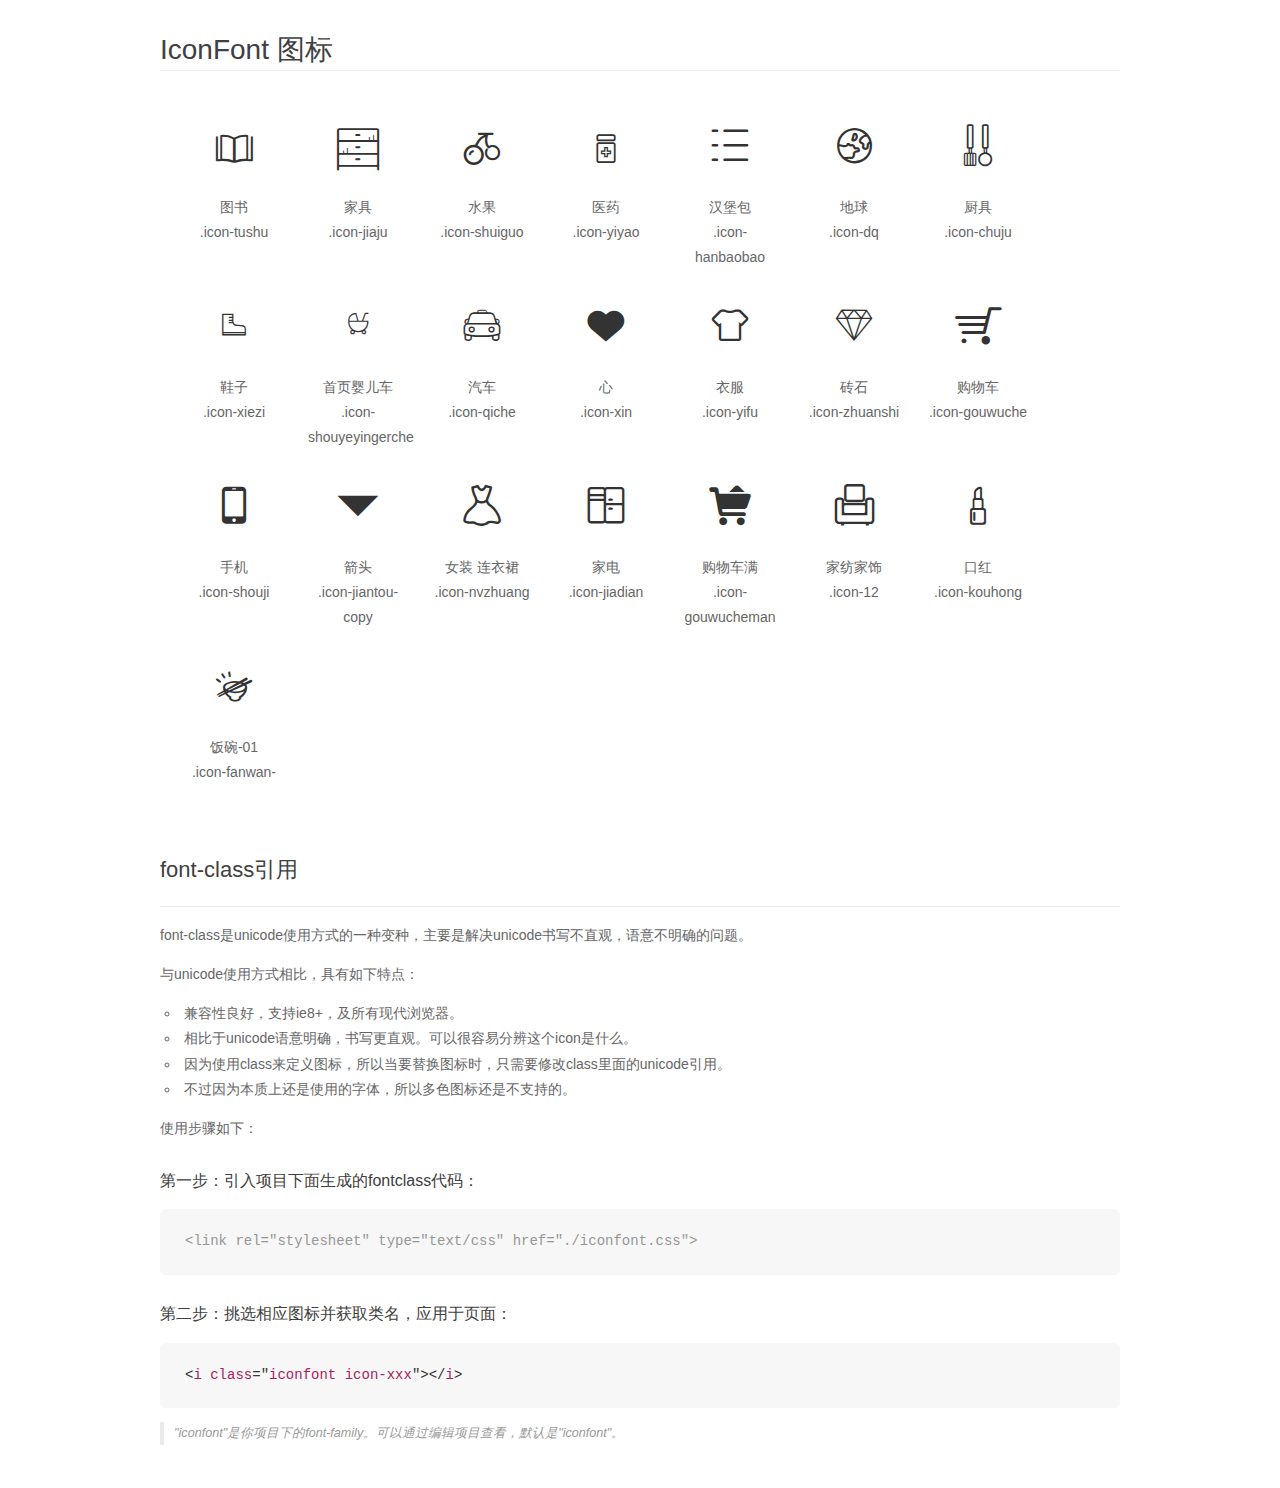
<file: iconfont/font_404188_3p6q2dnzbjjg7gb9/demo_fontclass.html>
<!DOCTYPE html>
<html>
<head>
    <meta charset="utf-8"/>
    <title>IconFont</title>
    <link rel="stylesheet" href="demo.css">
    <link rel="stylesheet" href="iconfont.css">
</head>
<body>
    <div class="main markdown">
        <h1>IconFont 图标</h1>
        <ul class="icon_lists clear">
            
                <li>
                <i class="icon iconfont icon-tushu"></i>
                    <div class="name">图书</div>
                    <div class="fontclass">.icon-tushu</div>
                </li>
            
                <li>
                <i class="icon iconfont icon-jiaju"></i>
                    <div class="name">家具</div>
                    <div class="fontclass">.icon-jiaju</div>
                </li>
            
                <li>
                <i class="icon iconfont icon-shuiguo"></i>
                    <div class="name">水果</div>
                    <div class="fontclass">.icon-shuiguo</div>
                </li>
            
                <li>
                <i class="icon iconfont icon-yiyao"></i>
                    <div class="name">医药</div>
                    <div class="fontclass">.icon-yiyao</div>
                </li>
            
                <li>
                <i class="icon iconfont icon-hanbaobao"></i>
                    <div class="name">汉堡包</div>
                    <div class="fontclass">.icon-hanbaobao</div>
                </li>
            
                <li>
                <i class="icon iconfont icon-dq"></i>
                    <div class="name">地球</div>
                    <div class="fontclass">.icon-dq</div>
                </li>
            
                <li>
                <i class="icon iconfont icon-chuju"></i>
                    <div class="name">厨具</div>
                    <div class="fontclass">.icon-chuju</div>
                </li>
            
                <li>
                <i class="icon iconfont icon-xiezi"></i>
                    <div class="name">鞋子</div>
                    <div class="fontclass">.icon-xiezi</div>
                </li>
            
                <li>
                <i class="icon iconfont icon-shouyeyingerche"></i>
                    <div class="name">首页婴儿车</div>
                    <div class="fontclass">.icon-shouyeyingerche</div>
                </li>
            
                <li>
                <i class="icon iconfont icon-qiche"></i>
                    <div class="name">汽车</div>
                    <div class="fontclass">.icon-qiche</div>
                </li>
            
                <li>
                <i class="icon iconfont icon-xin"></i>
                    <div class="name">心</div>
                    <div class="fontclass">.icon-xin</div>
                </li>
            
                <li>
                <i class="icon iconfont icon-yifu"></i>
                    <div class="name">衣服</div>
                    <div class="fontclass">.icon-yifu</div>
                </li>
            
                <li>
                <i class="icon iconfont icon-zhuanshi"></i>
                    <div class="name">砖石</div>
                    <div class="fontclass">.icon-zhuanshi</div>
                </li>
            
                <li>
                <i class="icon iconfont icon-gouwuche"></i>
                    <div class="name">购物车</div>
                    <div class="fontclass">.icon-gouwuche</div>
                </li>
            
                <li>
                <i class="icon iconfont icon-shouji"></i>
                    <div class="name">手机</div>
                    <div class="fontclass">.icon-shouji</div>
                </li>
            
                <li>
                <i class="icon iconfont icon-jiantou-copy"></i>
                    <div class="name">箭头</div>
                    <div class="fontclass">.icon-jiantou-copy</div>
                </li>
            
                <li>
                <i class="icon iconfont icon-nvzhuang"></i>
                    <div class="name">女装 连衣裙</div>
                    <div class="fontclass">.icon-nvzhuang</div>
                </li>
            
                <li>
                <i class="icon iconfont icon-jiadian"></i>
                    <div class="name">家电</div>
                    <div class="fontclass">.icon-jiadian</div>
                </li>
            
                <li>
                <i class="icon iconfont icon-gouwucheman"></i>
                    <div class="name">购物车满</div>
                    <div class="fontclass">.icon-gouwucheman</div>
                </li>
            
                <li>
                <i class="icon iconfont icon-12"></i>
                    <div class="name">家纺家饰</div>
                    <div class="fontclass">.icon-12</div>
                </li>
            
                <li>
                <i class="icon iconfont icon-kouhong"></i>
                    <div class="name">口红</div>
                    <div class="fontclass">.icon-kouhong</div>
                </li>
            
                <li>
                <i class="icon iconfont icon-fanwan-"></i>
                    <div class="name">饭碗-01</div>
                    <div class="fontclass">.icon-fanwan-</div>
                </li>
            
        </ul>

        <h2 id="font-class-">font-class引用</h2>
        <hr>

        <p>font-class是unicode使用方式的一种变种，主要是解决unicode书写不直观，语意不明确的问题。</p>
        <p>与unicode使用方式相比，具有如下特点：</p>
        <ul>
        <li>兼容性良好，支持ie8+，及所有现代浏览器。</li>
        <li>相比于unicode语意明确，书写更直观。可以很容易分辨这个icon是什么。</li>
        <li>因为使用class来定义图标，所以当要替换图标时，只需要修改class里面的unicode引用。</li>
        <li>不过因为本质上还是使用的字体，所以多色图标还是不支持的。</li>
        </ul>
        <p>使用步骤如下：</p>
        <h3 id="-fontclass-">第一步：引入项目下面生成的fontclass代码：</h3>


        <pre><code class="lang-js hljs javascript"><span class="hljs-comment">&lt;link rel="stylesheet" type="text/css" href="./iconfont.css"&gt;</span></code></pre>
        <h3 id="-">第二步：挑选相应图标并获取类名，应用于页面：</h3>
        <pre><code class="lang-css hljs">&lt;<span class="hljs-selector-tag">i</span> <span class="hljs-selector-tag">class</span>="<span class="hljs-selector-tag">iconfont</span> <span class="hljs-selector-tag">icon-xxx</span>"&gt;&lt;/<span class="hljs-selector-tag">i</span>&gt;</code></pre>
        <blockquote>
        <p>"iconfont"是你项目下的font-family。可以通过编辑项目查看，默认是"iconfont"。</p>
        </blockquote>
    </div>
</body>
</html>
</file>
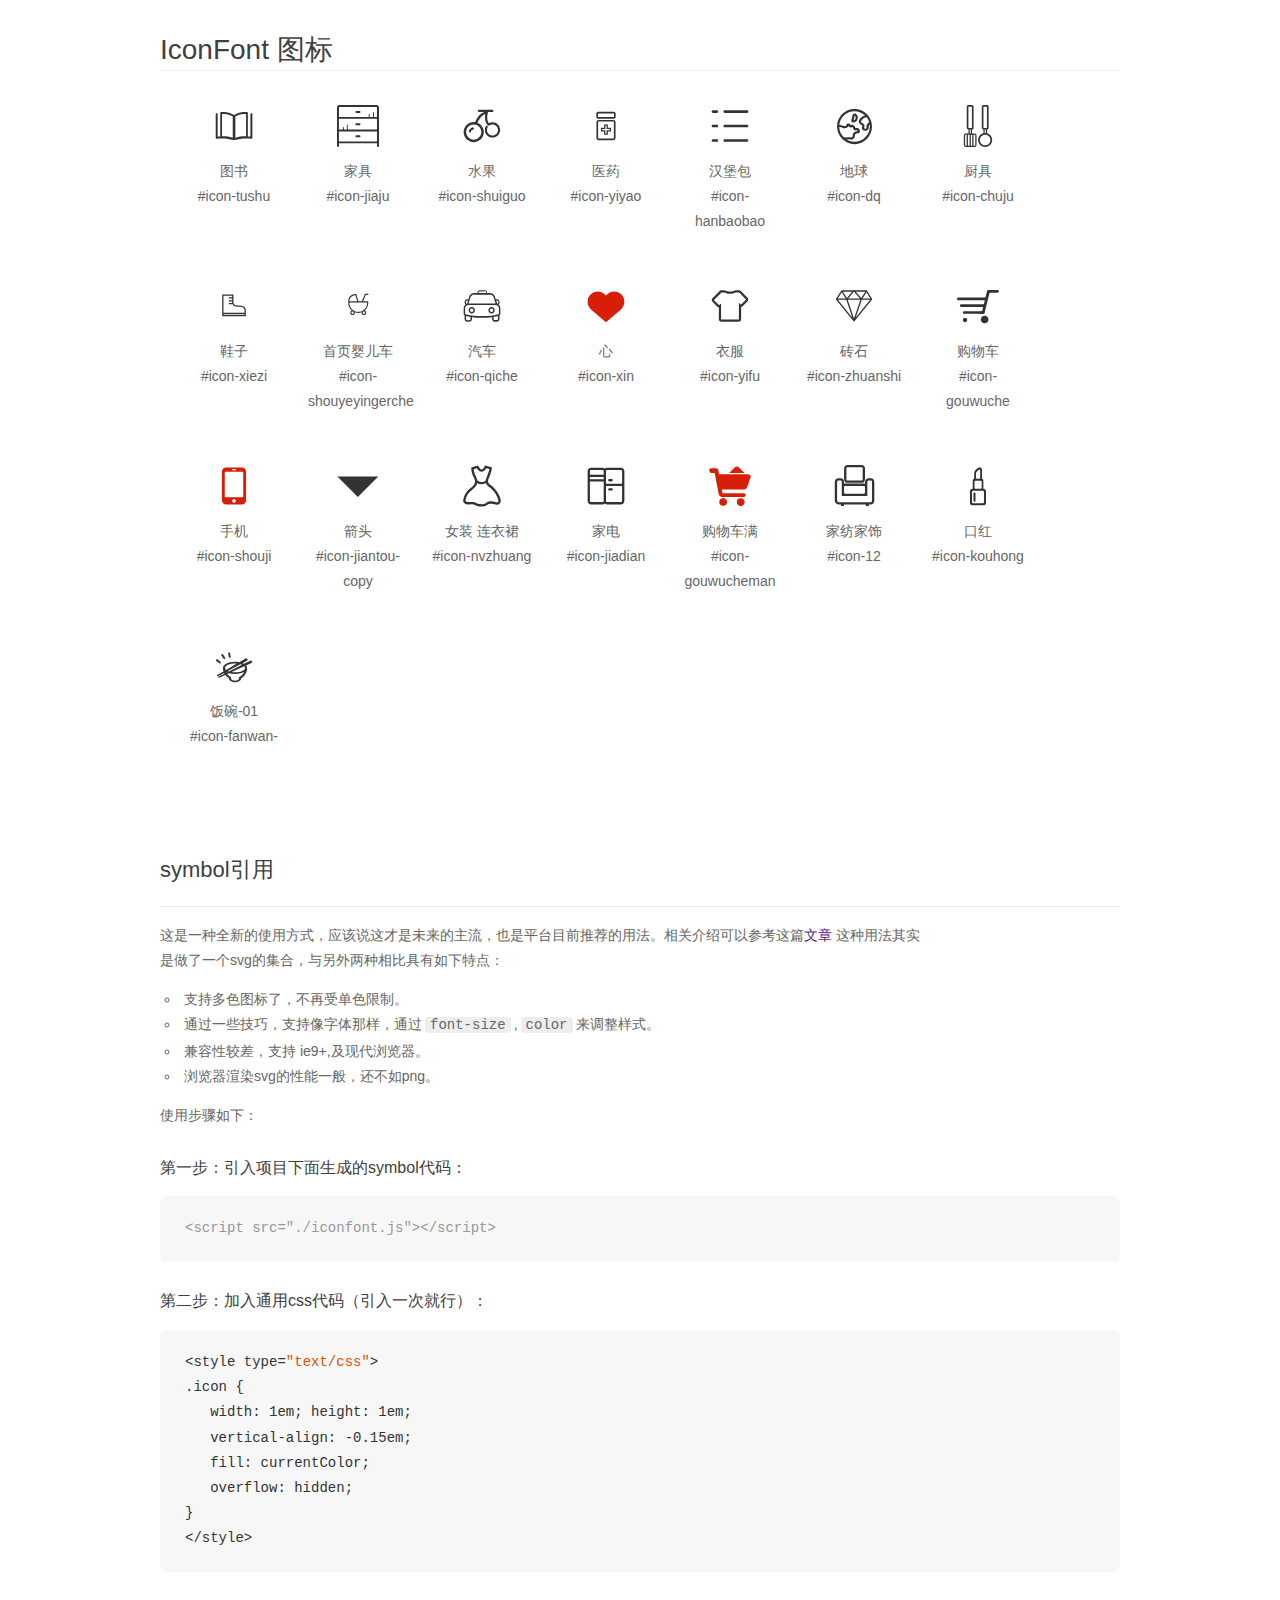
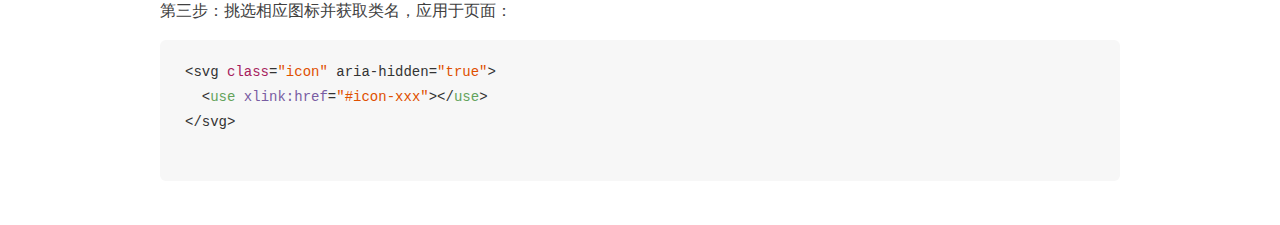
<file: iconfont/font_404188_3p6q2dnzbjjg7gb9/demo_symbol.html>
<!DOCTYPE html>
<html>
<head>
    <meta charset="utf-8"/>
    <title>IconFont</title>
    <link rel="stylesheet" href="demo.css">
    <script src="iconfont.js"></script>

    <style type="text/css">
        .icon {
          /* 通过设置 font-size 来改变图标大小 */
          width: 1em; height: 1em;
          /* 图标和文字相邻时，垂直对齐 */
          vertical-align: -0.15em;
          /* 通过设置 color 来改变 SVG 的颜色/fill */
          fill: currentColor;
          /* path 和 stroke 溢出 viewBox 部分在 IE 下会显示
             normalize.css 中也包含这行 */
          overflow: hidden;
        }

    </style>
</head>
<body>
    <div class="main markdown">
        <h1>IconFont 图标</h1>
        <ul class="icon_lists clear">
            
                <li>
                    <svg class="icon" aria-hidden="true">
                        <use xlink:href="#icon-tushu"></use>
                    </svg>
                    <div class="name">图书</div>
                    <div class="fontclass">#icon-tushu</div>
                </li>
            
                <li>
                    <svg class="icon" aria-hidden="true">
                        <use xlink:href="#icon-jiaju"></use>
                    </svg>
                    <div class="name">家具</div>
                    <div class="fontclass">#icon-jiaju</div>
                </li>
            
                <li>
                    <svg class="icon" aria-hidden="true">
                        <use xlink:href="#icon-shuiguo"></use>
                    </svg>
                    <div class="name">水果</div>
                    <div class="fontclass">#icon-shuiguo</div>
                </li>
            
                <li>
                    <svg class="icon" aria-hidden="true">
                        <use xlink:href="#icon-yiyao"></use>
                    </svg>
                    <div class="name">医药</div>
                    <div class="fontclass">#icon-yiyao</div>
                </li>
            
                <li>
                    <svg class="icon" aria-hidden="true">
                        <use xlink:href="#icon-hanbaobao"></use>
                    </svg>
                    <div class="name">汉堡包</div>
                    <div class="fontclass">#icon-hanbaobao</div>
                </li>
            
                <li>
                    <svg class="icon" aria-hidden="true">
                        <use xlink:href="#icon-dq"></use>
                    </svg>
                    <div class="name">地球</div>
                    <div class="fontclass">#icon-dq</div>
                </li>
            
                <li>
                    <svg class="icon" aria-hidden="true">
                        <use xlink:href="#icon-chuju"></use>
                    </svg>
                    <div class="name">厨具</div>
                    <div class="fontclass">#icon-chuju</div>
                </li>
            
                <li>
                    <svg class="icon" aria-hidden="true">
                        <use xlink:href="#icon-xiezi"></use>
                    </svg>
                    <div class="name">鞋子</div>
                    <div class="fontclass">#icon-xiezi</div>
                </li>
            
                <li>
                    <svg class="icon" aria-hidden="true">
                        <use xlink:href="#icon-shouyeyingerche"></use>
                    </svg>
                    <div class="name">首页婴儿车</div>
                    <div class="fontclass">#icon-shouyeyingerche</div>
                </li>
            
                <li>
                    <svg class="icon" aria-hidden="true">
                        <use xlink:href="#icon-qiche"></use>
                    </svg>
                    <div class="name">汽车</div>
                    <div class="fontclass">#icon-qiche</div>
                </li>
            
                <li>
                    <svg class="icon" aria-hidden="true">
                        <use xlink:href="#icon-xin"></use>
                    </svg>
                    <div class="name">心</div>
                    <div class="fontclass">#icon-xin</div>
                </li>
            
                <li>
                    <svg class="icon" aria-hidden="true">
                        <use xlink:href="#icon-yifu"></use>
                    </svg>
                    <div class="name">衣服</div>
                    <div class="fontclass">#icon-yifu</div>
                </li>
            
                <li>
                    <svg class="icon" aria-hidden="true">
                        <use xlink:href="#icon-zhuanshi"></use>
                    </svg>
                    <div class="name">砖石</div>
                    <div class="fontclass">#icon-zhuanshi</div>
                </li>
            
                <li>
                    <svg class="icon" aria-hidden="true">
                        <use xlink:href="#icon-gouwuche"></use>
                    </svg>
                    <div class="name">购物车</div>
                    <div class="fontclass">#icon-gouwuche</div>
                </li>
            
                <li>
                    <svg class="icon" aria-hidden="true">
                        <use xlink:href="#icon-shouji"></use>
                    </svg>
                    <div class="name">手机</div>
                    <div class="fontclass">#icon-shouji</div>
                </li>
            
                <li>
                    <svg class="icon" aria-hidden="true">
                        <use xlink:href="#icon-jiantou-copy"></use>
                    </svg>
                    <div class="name">箭头</div>
                    <div class="fontclass">#icon-jiantou-copy</div>
                </li>
            
                <li>
                    <svg class="icon" aria-hidden="true">
                        <use xlink:href="#icon-nvzhuang"></use>
                    </svg>
                    <div class="name">女装 连衣裙</div>
                    <div class="fontclass">#icon-nvzhuang</div>
                </li>
            
                <li>
                    <svg class="icon" aria-hidden="true">
                        <use xlink:href="#icon-jiadian"></use>
                    </svg>
                    <div class="name">家电</div>
                    <div class="fontclass">#icon-jiadian</div>
                </li>
            
                <li>
                    <svg class="icon" aria-hidden="true">
                        <use xlink:href="#icon-gouwucheman"></use>
                    </svg>
                    <div class="name">购物车满</div>
                    <div class="fontclass">#icon-gouwucheman</div>
                </li>
            
                <li>
                    <svg class="icon" aria-hidden="true">
                        <use xlink:href="#icon-12"></use>
                    </svg>
                    <div class="name">家纺家饰</div>
                    <div class="fontclass">#icon-12</div>
                </li>
            
                <li>
                    <svg class="icon" aria-hidden="true">
                        <use xlink:href="#icon-kouhong"></use>
                    </svg>
                    <div class="name">口红</div>
                    <div class="fontclass">#icon-kouhong</div>
                </li>
            
                <li>
                    <svg class="icon" aria-hidden="true">
                        <use xlink:href="#icon-fanwan-"></use>
                    </svg>
                    <div class="name">饭碗-01</div>
                    <div class="fontclass">#icon-fanwan-</div>
                </li>
            
        </ul>


        <h2 id="symbol-">symbol引用</h2>
        <hr>

        <p>这是一种全新的使用方式，应该说这才是未来的主流，也是平台目前推荐的用法。相关介绍可以参考这篇<a href="">文章</a>
        这种用法其实是做了一个svg的集合，与另外两种相比具有如下特点：</p>
        <ul>
          <li>支持多色图标了，不再受单色限制。</li>
          <li>通过一些技巧，支持像字体那样，通过<code>font-size</code>,<code>color</code>来调整样式。</li>
          <li>兼容性较差，支持 ie9+,及现代浏览器。</li>
          <li>浏览器渲染svg的性能一般，还不如png。</li>
        </ul>
        <p>使用步骤如下：</p>
        <h3 id="-symbol-">第一步：引入项目下面生成的symbol代码：</h3>
        <pre><code class="lang-js hljs javascript"><span class="hljs-comment">&lt;script src="./iconfont.js"&gt;&lt;/script&gt;</span></code></pre>
        <h3 id="-css-">第二步：加入通用css代码（引入一次就行）：</h3>
        <pre><code class="lang-js hljs javascript">&lt;style type=<span class="hljs-string">"text/css"</span>&gt;
.icon {
   width: <span class="hljs-number">1</span>em; height: <span class="hljs-number">1</span>em;
   vertical-align: <span class="hljs-number">-0.15</span>em;
   fill: currentColor;
   overflow: hidden;
}
&lt;<span class="hljs-regexp">/style&gt;</span></code></pre>
        <h3 id="-">第三步：挑选相应图标并获取类名，应用于页面：</h3>
        <pre><code class="lang-js hljs javascript">&lt;svg <span class="hljs-class"><span class="hljs-keyword">class</span></span>=<span class="hljs-string">"icon"</span> aria-hidden=<span class="hljs-string">"true"</span>&gt;<span class="xml"><span class="hljs-tag">
  &lt;<span class="hljs-name">use</span> <span class="hljs-attr">xlink:href</span>=<span class="hljs-string">"#icon-xxx"</span>&gt;</span><span class="hljs-tag">&lt;/<span class="hljs-name">use</span>&gt;</span>
</span>&lt;<span class="hljs-regexp">/svg&gt;
        </span></code></pre>
    </div>
</body>
</html>
</file>
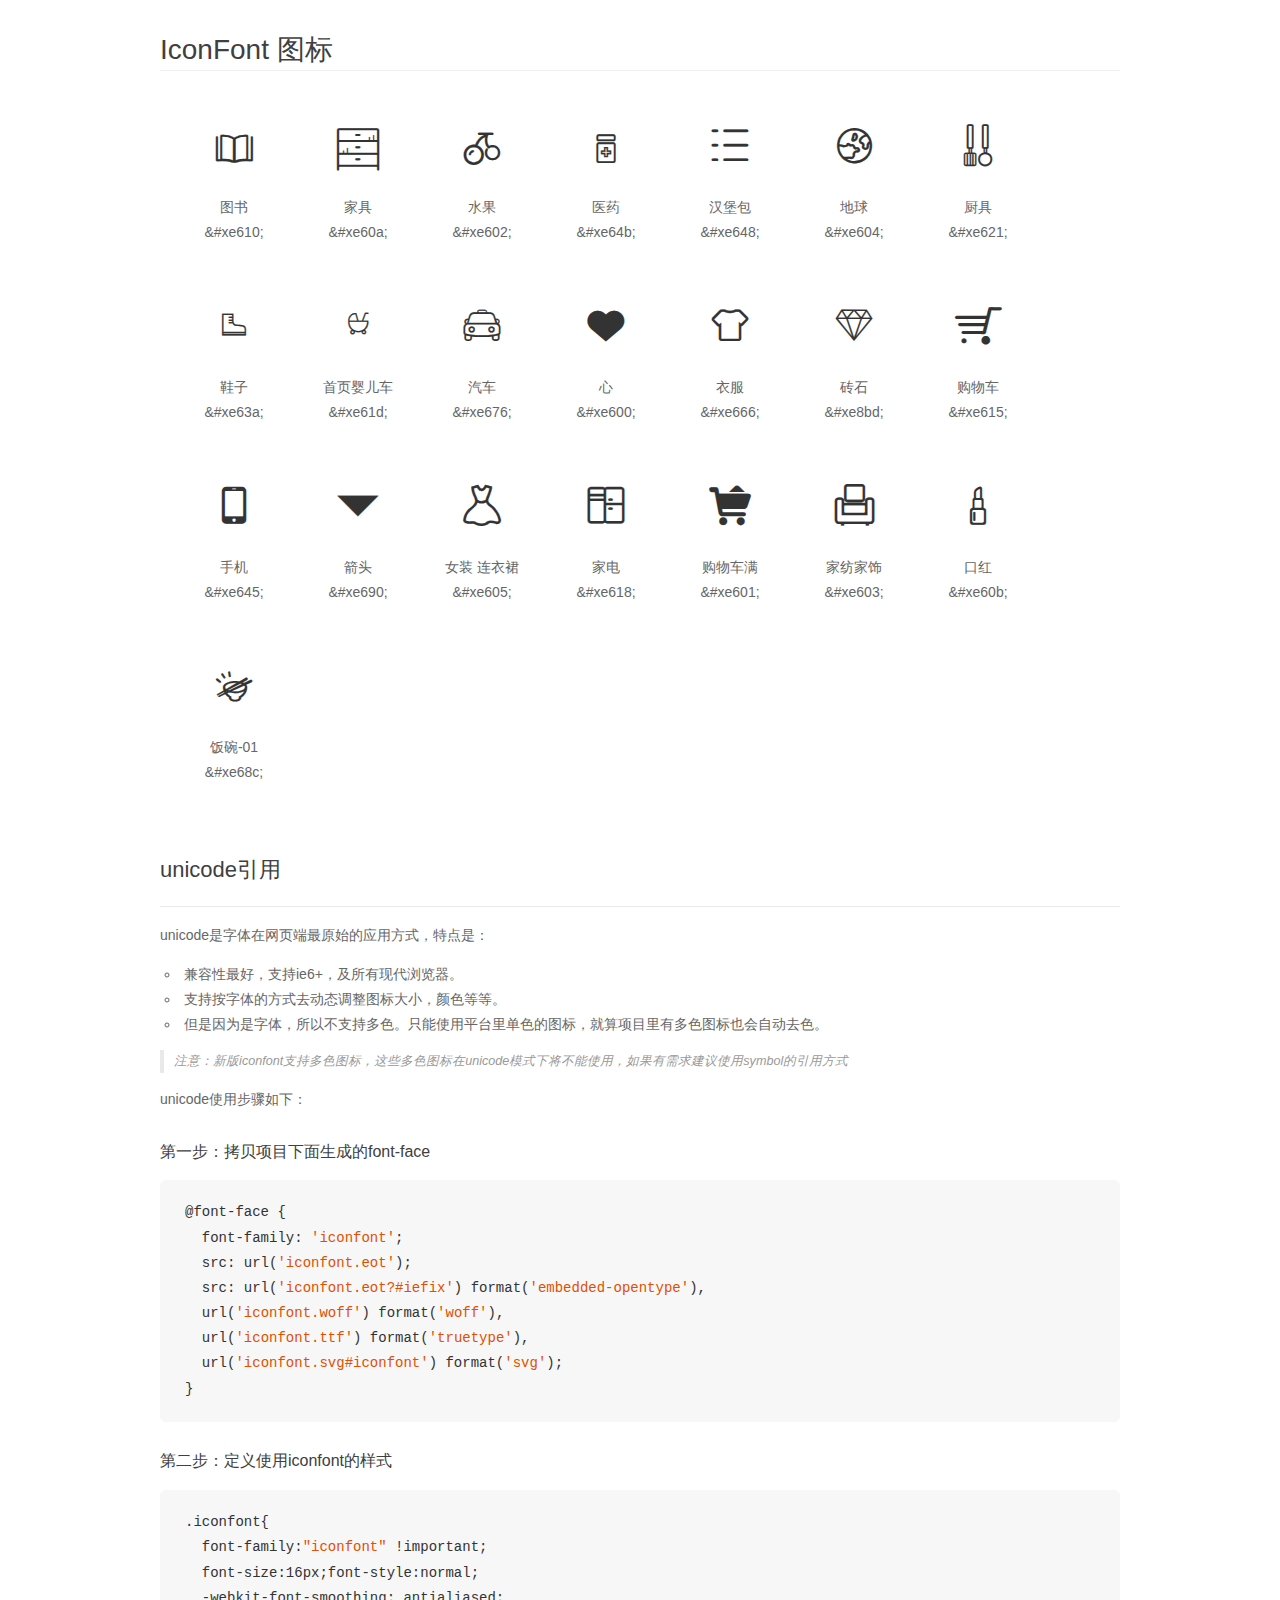
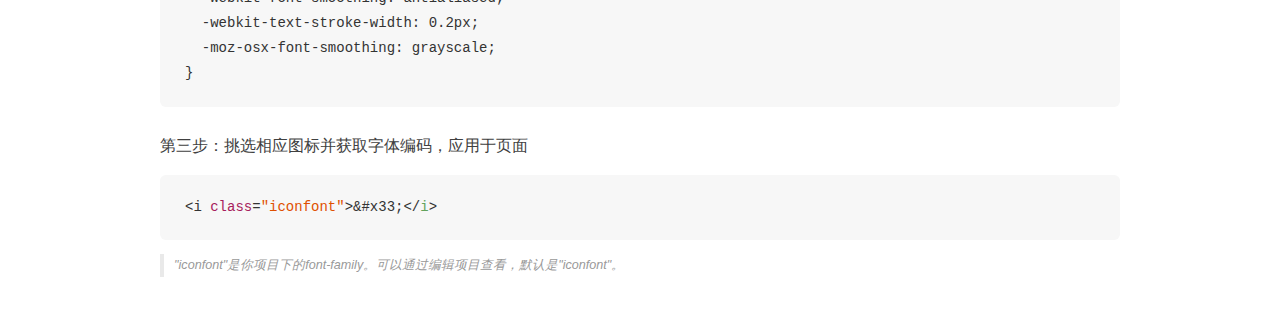
<file: iconfont/font_404188_3p6q2dnzbjjg7gb9/demo_unicode.html>
<!DOCTYPE html>
<html>
<head>
    <meta charset="utf-8"/>
    <title>IconFont</title>
    <link rel="stylesheet" href="demo.css">

    <style type="text/css">

        @font-face {font-family: "iconfont";
          src: url('iconfont.eot'); /* IE9*/
          src: url('iconfont.eot#iefix') format('embedded-opentype'), /* IE6-IE8 */
          url('iconfont.woff') format('woff'), /* chrome, firefox */
          url('iconfont.ttf') format('truetype'), /* chrome, firefox, opera, Safari, Android, iOS 4.2+*/
          url('iconfont.svg#iconfont') format('svg'); /* iOS 4.1- */
        }

        .iconfont {
          font-family:"iconfont" !important;
          font-size:16px;
          font-style:normal;
          -webkit-font-smoothing: antialiased;
          -webkit-text-stroke-width: 0.2px;
          -moz-osx-font-smoothing: grayscale;
        }

    </style>
</head>
<body>
    <div class="main markdown">
        <h1>IconFont 图标</h1>
        <ul class="icon_lists clear">
            
                <li>
                <i class="icon iconfont">&#xe610;</i>
                    <div class="name">图书</div>
                    <div class="code">&amp;#xe610;</div>
                </li>
            
                <li>
                <i class="icon iconfont">&#xe60a;</i>
                    <div class="name">家具</div>
                    <div class="code">&amp;#xe60a;</div>
                </li>
            
                <li>
                <i class="icon iconfont">&#xe602;</i>
                    <div class="name">水果</div>
                    <div class="code">&amp;#xe602;</div>
                </li>
            
                <li>
                <i class="icon iconfont">&#xe64b;</i>
                    <div class="name">医药</div>
                    <div class="code">&amp;#xe64b;</div>
                </li>
            
                <li>
                <i class="icon iconfont">&#xe648;</i>
                    <div class="name">汉堡包</div>
                    <div class="code">&amp;#xe648;</div>
                </li>
            
                <li>
                <i class="icon iconfont">&#xe604;</i>
                    <div class="name">地球</div>
                    <div class="code">&amp;#xe604;</div>
                </li>
            
                <li>
                <i class="icon iconfont">&#xe621;</i>
                    <div class="name">厨具</div>
                    <div class="code">&amp;#xe621;</div>
                </li>
            
                <li>
                <i class="icon iconfont">&#xe63a;</i>
                    <div class="name">鞋子</div>
                    <div class="code">&amp;#xe63a;</div>
                </li>
            
                <li>
                <i class="icon iconfont">&#xe61d;</i>
                    <div class="name">首页婴儿车</div>
                    <div class="code">&amp;#xe61d;</div>
                </li>
            
                <li>
                <i class="icon iconfont">&#xe676;</i>
                    <div class="name">汽车</div>
                    <div class="code">&amp;#xe676;</div>
                </li>
            
                <li>
                <i class="icon iconfont">&#xe600;</i>
                    <div class="name">心</div>
                    <div class="code">&amp;#xe600;</div>
                </li>
            
                <li>
                <i class="icon iconfont">&#xe666;</i>
                    <div class="name">衣服</div>
                    <div class="code">&amp;#xe666;</div>
                </li>
            
                <li>
                <i class="icon iconfont">&#xe8bd;</i>
                    <div class="name">砖石</div>
                    <div class="code">&amp;#xe8bd;</div>
                </li>
            
                <li>
                <i class="icon iconfont">&#xe615;</i>
                    <div class="name">购物车</div>
                    <div class="code">&amp;#xe615;</div>
                </li>
            
                <li>
                <i class="icon iconfont">&#xe645;</i>
                    <div class="name">手机</div>
                    <div class="code">&amp;#xe645;</div>
                </li>
            
                <li>
                <i class="icon iconfont">&#xe690;</i>
                    <div class="name">箭头</div>
                    <div class="code">&amp;#xe690;</div>
                </li>
            
                <li>
                <i class="icon iconfont">&#xe605;</i>
                    <div class="name">女装 连衣裙</div>
                    <div class="code">&amp;#xe605;</div>
                </li>
            
                <li>
                <i class="icon iconfont">&#xe618;</i>
                    <div class="name">家电</div>
                    <div class="code">&amp;#xe618;</div>
                </li>
            
                <li>
                <i class="icon iconfont">&#xe601;</i>
                    <div class="name">购物车满</div>
                    <div class="code">&amp;#xe601;</div>
                </li>
            
                <li>
                <i class="icon iconfont">&#xe603;</i>
                    <div class="name">家纺家饰</div>
                    <div class="code">&amp;#xe603;</div>
                </li>
            
                <li>
                <i class="icon iconfont">&#xe60b;</i>
                    <div class="name">口红</div>
                    <div class="code">&amp;#xe60b;</div>
                </li>
            
                <li>
                <i class="icon iconfont">&#xe68c;</i>
                    <div class="name">饭碗-01</div>
                    <div class="code">&amp;#xe68c;</div>
                </li>
            
        </ul>
        <h2 id="unicode-">unicode引用</h2>
        <hr>

        <p>unicode是字体在网页端最原始的应用方式，特点是：</p>
        <ul>
        <li>兼容性最好，支持ie6+，及所有现代浏览器。</li>
        <li>支持按字体的方式去动态调整图标大小，颜色等等。</li>
        <li>但是因为是字体，所以不支持多色。只能使用平台里单色的图标，就算项目里有多色图标也会自动去色。</li>
        </ul>
        <blockquote>
        <p>注意：新版iconfont支持多色图标，这些多色图标在unicode模式下将不能使用，如果有需求建议使用symbol的引用方式</p>
        </blockquote>
        <p>unicode使用步骤如下：</p>
        <h3 id="-font-face">第一步：拷贝项目下面生成的font-face</h3>
        <pre><code class="lang-js hljs javascript">@font-face {
  font-family: <span class="hljs-string">'iconfont'</span>;
  src: url(<span class="hljs-string">'iconfont.eot'</span>);
  src: url(<span class="hljs-string">'iconfont.eot?#iefix'</span>) format(<span class="hljs-string">'embedded-opentype'</span>),
  url(<span class="hljs-string">'iconfont.woff'</span>) format(<span class="hljs-string">'woff'</span>),
  url(<span class="hljs-string">'iconfont.ttf'</span>) format(<span class="hljs-string">'truetype'</span>),
  url(<span class="hljs-string">'iconfont.svg#iconfont'</span>) format(<span class="hljs-string">'svg'</span>);
}
</code></pre>
        <h3 id="-iconfont-">第二步：定义使用iconfont的样式</h3>
        <pre><code class="lang-js hljs javascript">.iconfont{
  font-family:<span class="hljs-string">"iconfont"</span> !important;
  font-size:<span class="hljs-number">16</span>px;font-style:normal;
  -webkit-font-smoothing: antialiased;
  -webkit-text-stroke-width: <span class="hljs-number">0.2</span>px;
  -moz-osx-font-smoothing: grayscale;
}
</code></pre>
        <h3 id="-">第三步：挑选相应图标并获取字体编码，应用于页面</h3>
        <pre><code class="lang-js hljs javascript">&lt;i <span class="hljs-class"><span class="hljs-keyword">class</span></span>=<span class="hljs-string">"iconfont"</span>&gt;&amp;#x33;<span class="xml"><span class="hljs-tag">&lt;/<span class="hljs-name">i</span>&gt;</span></span></code></pre>

        <blockquote>
        <p>"iconfont"是你项目下的font-family。可以通过编辑项目查看，默认是"iconfont"。</p>
        </blockquote>
    </div>


</body>
</html>
</file>
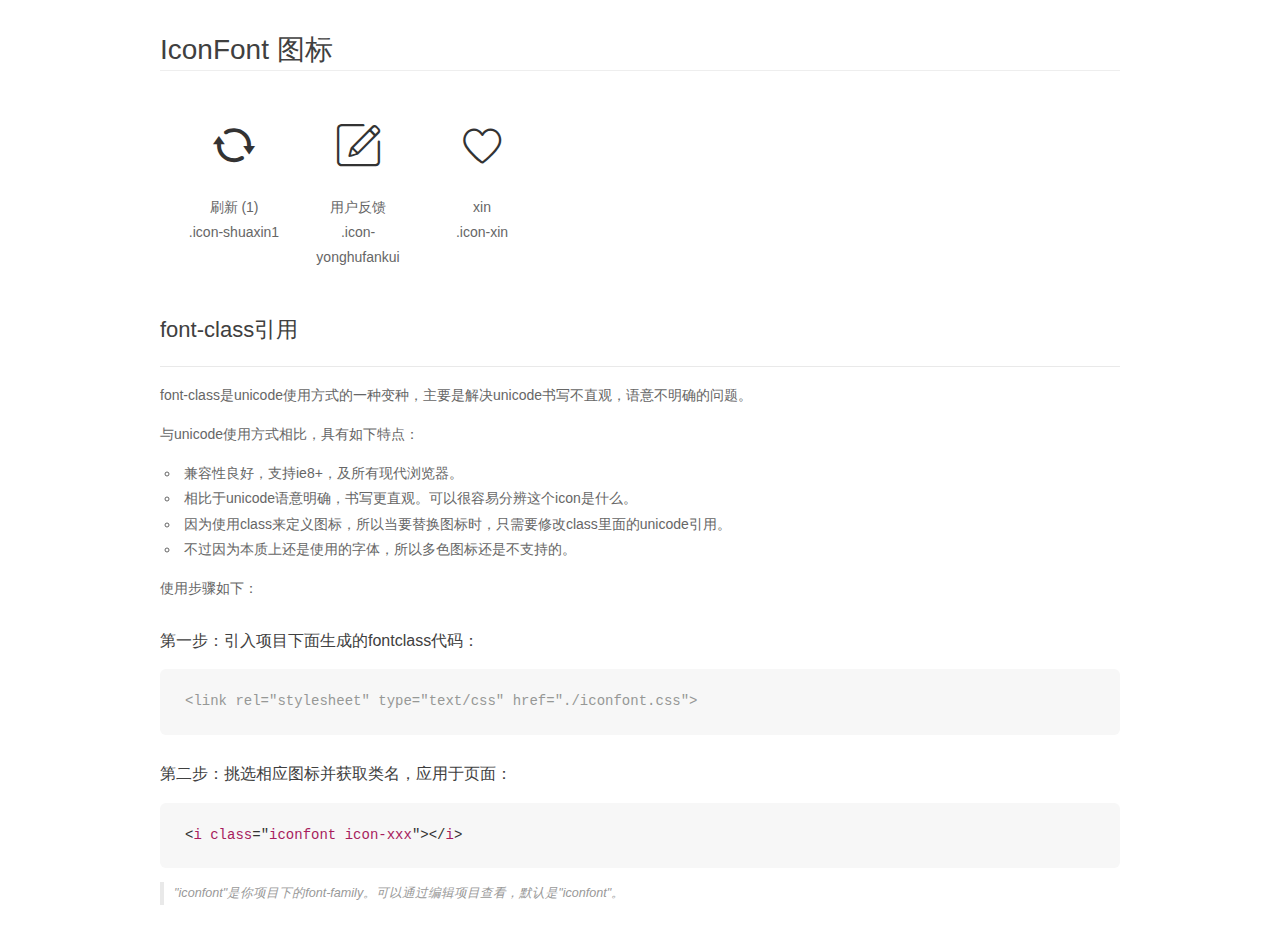
<file: iconfont/font_434947_8pe3i11p13lyp66r/demo_fontclass.html>
<!DOCTYPE html>
<html>
<head>
    <meta charset="utf-8"/>
    <title>IconFont</title>
    <link rel="stylesheet" href="demo.css">
    <link rel="stylesheet" href="iconfont.css">
</head>
<body>
    <div class="main markdown">
        <h1>IconFont 图标</h1>
        <ul class="icon_lists clear">
            
                <li>
                <i class="icon iconfont icon-shuaxin1"></i>
                    <div class="name">刷新 (1)</div>
                    <div class="fontclass">.icon-shuaxin1</div>
                </li>
            
                <li>
                <i class="icon iconfont icon-yonghufankui"></i>
                    <div class="name">用户反馈</div>
                    <div class="fontclass">.icon-yonghufankui</div>
                </li>
            
                <li>
                <i class="icon iconfont icon-xin"></i>
                    <div class="name">xin</div>
                    <div class="fontclass">.icon-xin</div>
                </li>
            
        </ul>

        <h2 id="font-class-">font-class引用</h2>
        <hr>

        <p>font-class是unicode使用方式的一种变种，主要是解决unicode书写不直观，语意不明确的问题。</p>
        <p>与unicode使用方式相比，具有如下特点：</p>
        <ul>
        <li>兼容性良好，支持ie8+，及所有现代浏览器。</li>
        <li>相比于unicode语意明确，书写更直观。可以很容易分辨这个icon是什么。</li>
        <li>因为使用class来定义图标，所以当要替换图标时，只需要修改class里面的unicode引用。</li>
        <li>不过因为本质上还是使用的字体，所以多色图标还是不支持的。</li>
        </ul>
        <p>使用步骤如下：</p>
        <h3 id="-fontclass-">第一步：引入项目下面生成的fontclass代码：</h3>


        <pre><code class="lang-js hljs javascript"><span class="hljs-comment">&lt;link rel="stylesheet" type="text/css" href="./iconfont.css"&gt;</span></code></pre>
        <h3 id="-">第二步：挑选相应图标并获取类名，应用于页面：</h3>
        <pre><code class="lang-css hljs">&lt;<span class="hljs-selector-tag">i</span> <span class="hljs-selector-tag">class</span>="<span class="hljs-selector-tag">iconfont</span> <span class="hljs-selector-tag">icon-xxx</span>"&gt;&lt;/<span class="hljs-selector-tag">i</span>&gt;</code></pre>
        <blockquote>
        <p>"iconfont"是你项目下的font-family。可以通过编辑项目查看，默认是"iconfont"。</p>
        </blockquote>
    </div>
</body>
</html>
</file>
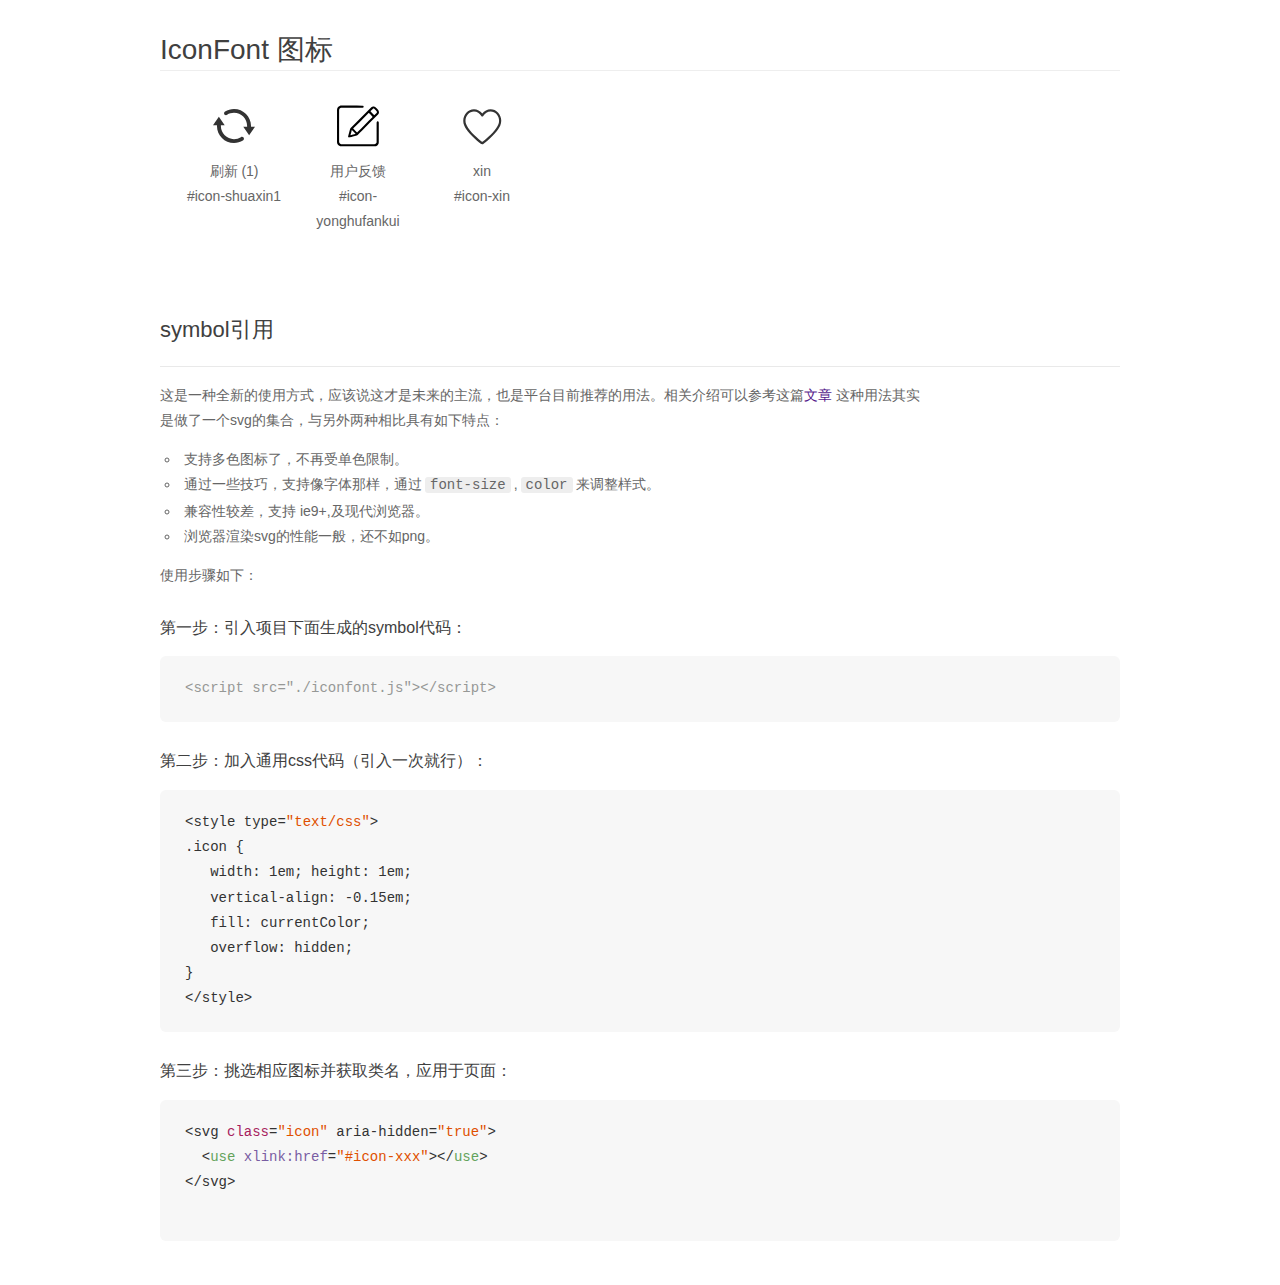
<file: iconfont/font_434947_8pe3i11p13lyp66r/demo_symbol.html>
<!DOCTYPE html>
<html>
<head>
    <meta charset="utf-8"/>
    <title>IconFont</title>
    <link rel="stylesheet" href="demo.css">
    <script src="iconfont.js"></script>

    <style type="text/css">
        .icon {
          /* 通过设置 font-size 来改变图标大小 */
          width: 1em; height: 1em;
          /* 图标和文字相邻时，垂直对齐 */
          vertical-align: -0.15em;
          /* 通过设置 color 来改变 SVG 的颜色/fill */
          fill: currentColor;
          /* path 和 stroke 溢出 viewBox 部分在 IE 下会显示
             normalize.css 中也包含这行 */
          overflow: hidden;
        }

    </style>
</head>
<body>
    <div class="main markdown">
        <h1>IconFont 图标</h1>
        <ul class="icon_lists clear">
            
                <li>
                    <svg class="icon" aria-hidden="true">
                        <use xlink:href="#icon-shuaxin1"></use>
                    </svg>
                    <div class="name">刷新 (1)</div>
                    <div class="fontclass">#icon-shuaxin1</div>
                </li>
            
                <li>
                    <svg class="icon" aria-hidden="true">
                        <use xlink:href="#icon-yonghufankui"></use>
                    </svg>
                    <div class="name">用户反馈</div>
                    <div class="fontclass">#icon-yonghufankui</div>
                </li>
            
                <li>
                    <svg class="icon" aria-hidden="true">
                        <use xlink:href="#icon-xin"></use>
                    </svg>
                    <div class="name">xin</div>
                    <div class="fontclass">#icon-xin</div>
                </li>
            
        </ul>


        <h2 id="symbol-">symbol引用</h2>
        <hr>

        <p>这是一种全新的使用方式，应该说这才是未来的主流，也是平台目前推荐的用法。相关介绍可以参考这篇<a href="">文章</a>
        这种用法其实是做了一个svg的集合，与另外两种相比具有如下特点：</p>
        <ul>
          <li>支持多色图标了，不再受单色限制。</li>
          <li>通过一些技巧，支持像字体那样，通过<code>font-size</code>,<code>color</code>来调整样式。</li>
          <li>兼容性较差，支持 ie9+,及现代浏览器。</li>
          <li>浏览器渲染svg的性能一般，还不如png。</li>
        </ul>
        <p>使用步骤如下：</p>
        <h3 id="-symbol-">第一步：引入项目下面生成的symbol代码：</h3>
        <pre><code class="lang-js hljs javascript"><span class="hljs-comment">&lt;script src="./iconfont.js"&gt;&lt;/script&gt;</span></code></pre>
        <h3 id="-css-">第二步：加入通用css代码（引入一次就行）：</h3>
        <pre><code class="lang-js hljs javascript">&lt;style type=<span class="hljs-string">"text/css"</span>&gt;
.icon {
   width: <span class="hljs-number">1</span>em; height: <span class="hljs-number">1</span>em;
   vertical-align: <span class="hljs-number">-0.15</span>em;
   fill: currentColor;
   overflow: hidden;
}
&lt;<span class="hljs-regexp">/style&gt;</span></code></pre>
        <h3 id="-">第三步：挑选相应图标并获取类名，应用于页面：</h3>
        <pre><code class="lang-js hljs javascript">&lt;svg <span class="hljs-class"><span class="hljs-keyword">class</span></span>=<span class="hljs-string">"icon"</span> aria-hidden=<span class="hljs-string">"true"</span>&gt;<span class="xml"><span class="hljs-tag">
  &lt;<span class="hljs-name">use</span> <span class="hljs-attr">xlink:href</span>=<span class="hljs-string">"#icon-xxx"</span>&gt;</span><span class="hljs-tag">&lt;/<span class="hljs-name">use</span>&gt;</span>
</span>&lt;<span class="hljs-regexp">/svg&gt;
        </span></code></pre>
    </div>
</body>
</html>
</file>
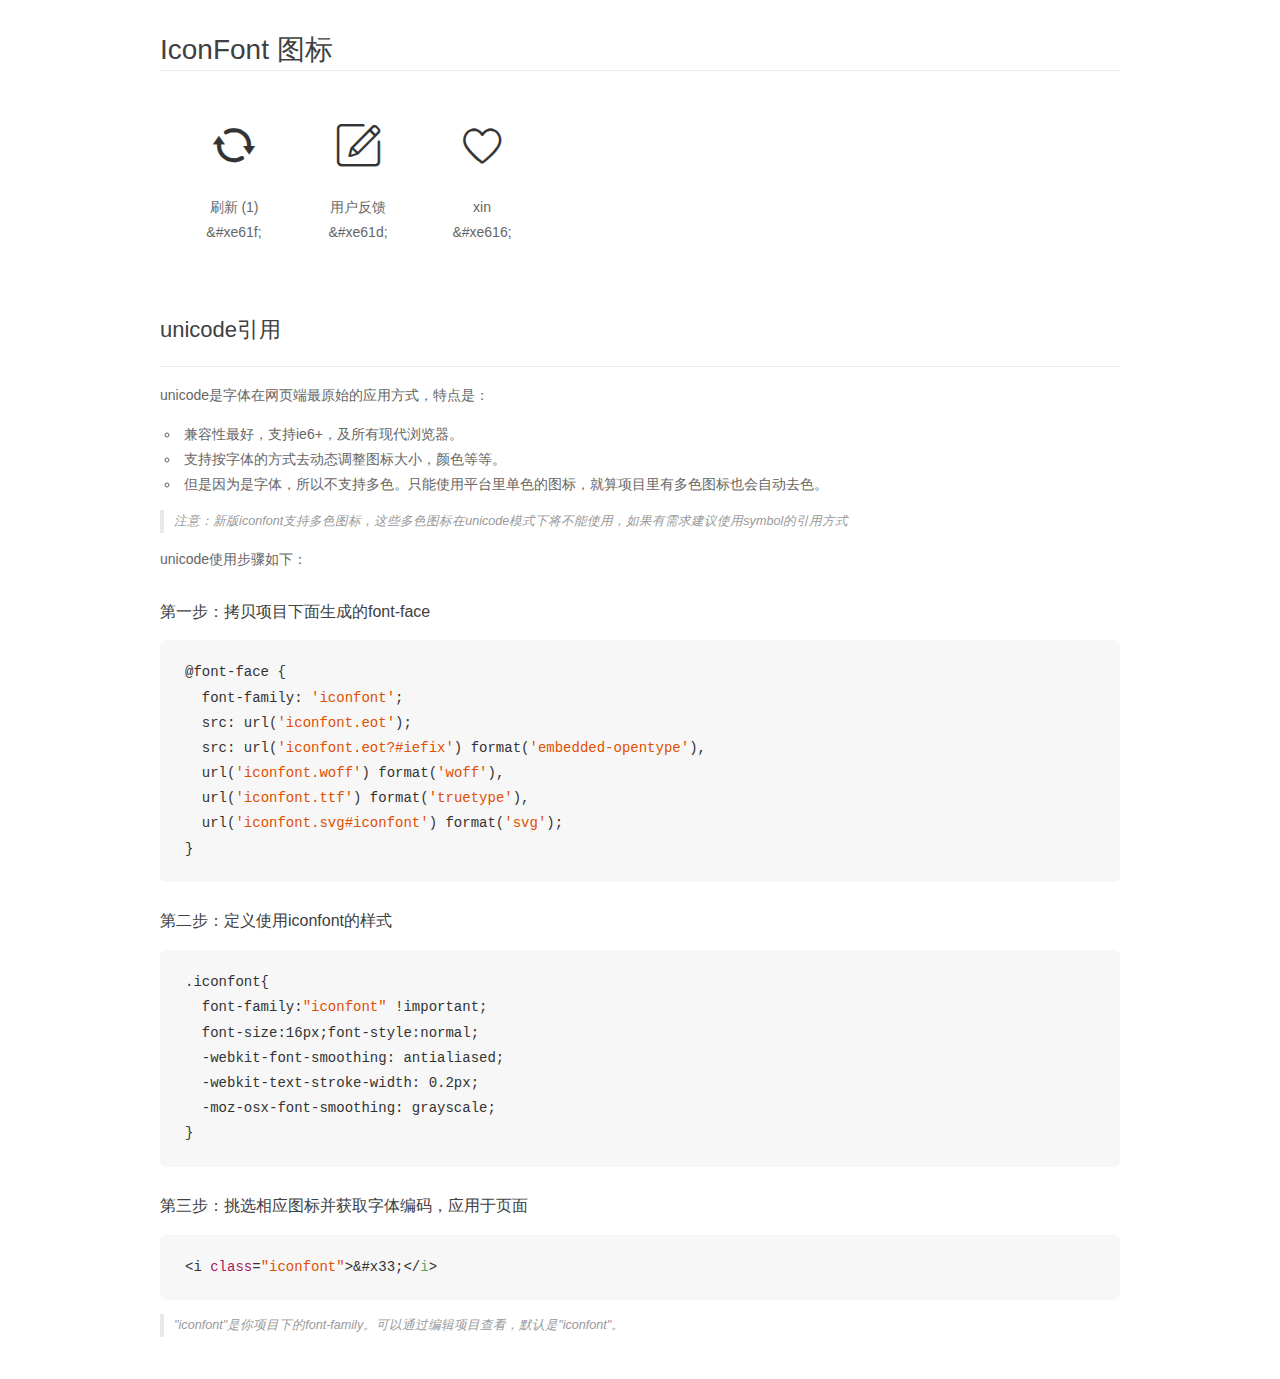
<file: iconfont/font_434947_8pe3i11p13lyp66r/demo_unicode.html>
<!DOCTYPE html>
<html>
<head>
    <meta charset="utf-8"/>
    <title>IconFont</title>
    <link rel="stylesheet" href="demo.css">

    <style type="text/css">

        @font-face {font-family: "iconfont";
          src: url('iconfont.eot'); /* IE9*/
          src: url('iconfont.eot#iefix') format('embedded-opentype'), /* IE6-IE8 */
          url('iconfont.woff') format('woff'), /* chrome, firefox */
          url('iconfont.ttf') format('truetype'), /* chrome, firefox, opera, Safari, Android, iOS 4.2+*/
          url('iconfont.svg#iconfont') format('svg'); /* iOS 4.1- */
        }

        .iconfont {
          font-family:"iconfont" !important;
          font-size:16px;
          font-style:normal;
          -webkit-font-smoothing: antialiased;
          -webkit-text-stroke-width: 0.2px;
          -moz-osx-font-smoothing: grayscale;
        }

    </style>
</head>
<body>
    <div class="main markdown">
        <h1>IconFont 图标</h1>
        <ul class="icon_lists clear">
            
                <li>
                <i class="icon iconfont">&#xe61f;</i>
                    <div class="name">刷新 (1)</div>
                    <div class="code">&amp;#xe61f;</div>
                </li>
            
                <li>
                <i class="icon iconfont">&#xe61d;</i>
                    <div class="name">用户反馈</div>
                    <div class="code">&amp;#xe61d;</div>
                </li>
            
                <li>
                <i class="icon iconfont">&#xe616;</i>
                    <div class="name">xin</div>
                    <div class="code">&amp;#xe616;</div>
                </li>
            
        </ul>
        <h2 id="unicode-">unicode引用</h2>
        <hr>

        <p>unicode是字体在网页端最原始的应用方式，特点是：</p>
        <ul>
        <li>兼容性最好，支持ie6+，及所有现代浏览器。</li>
        <li>支持按字体的方式去动态调整图标大小，颜色等等。</li>
        <li>但是因为是字体，所以不支持多色。只能使用平台里单色的图标，就算项目里有多色图标也会自动去色。</li>
        </ul>
        <blockquote>
        <p>注意：新版iconfont支持多色图标，这些多色图标在unicode模式下将不能使用，如果有需求建议使用symbol的引用方式</p>
        </blockquote>
        <p>unicode使用步骤如下：</p>
        <h3 id="-font-face">第一步：拷贝项目下面生成的font-face</h3>
        <pre><code class="lang-js hljs javascript">@font-face {
  font-family: <span class="hljs-string">'iconfont'</span>;
  src: url(<span class="hljs-string">'iconfont.eot'</span>);
  src: url(<span class="hljs-string">'iconfont.eot?#iefix'</span>) format(<span class="hljs-string">'embedded-opentype'</span>),
  url(<span class="hljs-string">'iconfont.woff'</span>) format(<span class="hljs-string">'woff'</span>),
  url(<span class="hljs-string">'iconfont.ttf'</span>) format(<span class="hljs-string">'truetype'</span>),
  url(<span class="hljs-string">'iconfont.svg#iconfont'</span>) format(<span class="hljs-string">'svg'</span>);
}
</code></pre>
        <h3 id="-iconfont-">第二步：定义使用iconfont的样式</h3>
        <pre><code class="lang-js hljs javascript">.iconfont{
  font-family:<span class="hljs-string">"iconfont"</span> !important;
  font-size:<span class="hljs-number">16</span>px;font-style:normal;
  -webkit-font-smoothing: antialiased;
  -webkit-text-stroke-width: <span class="hljs-number">0.2</span>px;
  -moz-osx-font-smoothing: grayscale;
}
</code></pre>
        <h3 id="-">第三步：挑选相应图标并获取字体编码，应用于页面</h3>
        <pre><code class="lang-js hljs javascript">&lt;i <span class="hljs-class"><span class="hljs-keyword">class</span></span>=<span class="hljs-string">"iconfont"</span>&gt;&amp;#x33;<span class="xml"><span class="hljs-tag">&lt;/<span class="hljs-name">i</span>&gt;</span></span></code></pre>

        <blockquote>
        <p>"iconfont"是你项目下的font-family。可以通过编辑项目查看，默认是"iconfont"。</p>
        </blockquote>
    </div>


</body>
</html>
</file>
<file: iconfont/font_404188_3p6q2dnzbjjg7gb9/iconfont.css>
@font-face {font-family: "iconfont";
  src: url('iconfont.eot?t=1506680391479'); /* IE9*/
  src: url('iconfont.eot?t=1506680391479#iefix') format('embedded-opentype'), /* IE6-IE8 */
  url('[data-uri]') format('woff'),
  url('iconfont.ttf?t=1506680391479') format('truetype'), /* chrome, firefox, opera, Safari, Android, iOS 4.2+*/
  url('iconfont.svg?t=1506680391479#iconfont') format('svg'); /* iOS 4.1- */
}

.iconfont {
  font-family:"iconfont" !important;
  font-size:16px;
  font-style:normal;
  -webkit-font-smoothing: antialiased;
  -moz-osx-font-smoothing: grayscale;
}

.icon-tushu:before { content: "\e610"; }

.icon-jiaju:before { content: "\e60a"; }

.icon-shuiguo:before { content: "\e602"; }

.icon-yiyao:before { content: "\e64b"; }

.icon-hanbaobao:before { content: "\e648"; }

.icon-dq:before { content: "\e604"; }

.icon-chuju:before { content: "\e621"; }

.icon-xiezi:before { content: "\e63a"; }

.icon-shouyeyingerche:before { content: "\e61d"; }

.icon-qiche:before { content: "\e676"; }

.icon-xin:before { content: "\e600"; }

.icon-yifu:before { content: "\e666"; }

.icon-zhuanshi:before { content: "\e8bd"; }

.icon-gouwuche:before { content: "\e615"; }

.icon-shouji:before { content: "\e645"; }

.icon-jiantou-copy:before { content: "\e690"; }

.icon-nvzhuang:before { content: "\e605"; }

.icon-jiadian:before { content: "\e618"; }

.icon-gouwucheman:before { content: "\e601"; }

.icon-12:before { content: "\e603"; }

.icon-kouhong:before { content: "\e60b"; }

.icon-fanwan-:before { content: "\e68c"; }
</file>
<file: iconfont/font_434947_8pe3i11p13lyp66r/iconfont.css>
@font-face {font-family: "iconfont";
  src: url('iconfont.eot?t=1507514318077'); /* IE9*/
  src: url('iconfont.eot?t=1507514318077#iefix') format('embedded-opentype'), /* IE6-IE8 */
  url('[data-uri]') format('woff'),
  url('iconfont.ttf?t=1507514318077') format('truetype'), /* chrome, firefox, opera, Safari, Android, iOS 4.2+*/
  url('iconfont.svg?t=1507514318077#iconfont') format('svg'); /* iOS 4.1- */
}

.iconfont {
  font-family:"iconfont" !important;
  font-size:16px;
  font-style:normal;
  -webkit-font-smoothing: antialiased;
  -moz-osx-font-smoothing: grayscale;
}

.icon-shuaxin1:before { content: "\e61f"; }

.icon-yonghufankui:before { content: "\e61d"; }

.icon-xin:before { content: "\e616"; }
</file>
<file: iconfont/font_404188_3p6q2dnzbjjg7gb9/demo.css>
*{margin: 0;padding: 0;list-style: none;}
/*
KISSY CSS Reset
理念：1. reset 的目的不是清除浏览器的默认样式，这仅是部分工作。清除和重置是紧密不可分的。
2. reset 的目的不是让默认样式在所有浏览器下一致，而是减少默认样式有可能带来的问题。
3. reset 期望提供一套普适通用的基础样式。但没有银弹，推荐根据具体需求，裁剪和修改后再使用。
特色：1. 适应中文；2. 基于最新主流浏览器。
维护：玉伯<lifesinger@gmail.com>, 正淳<ragecarrier@gmail.com>
 */

/** 清除内外边距 **/
body, h1, h2, h3, h4, h5, h6, hr, p, blockquote, /* structural elements 结构元素 */
dl, dt, dd, ul, ol, li, /* list elements 列表元素 */
pre, /* text formatting elements 文本格式元素 */
form, fieldset, legend, button, input, textarea, /* form elements 表单元素 */
th, td /* table elements 表格元素 */ {
  margin: 0;
  padding: 0;
}

/** 设置默认字体 **/
body,
button, input, select, textarea /* for ie */ {
  font: 12px/1.5 tahoma, arial, \5b8b\4f53, sans-serif;
}
h1, h2, h3, h4, h5, h6 { font-size: 100%; }
address, cite, dfn, em, var { font-style: normal; } /* 将斜体扶正 */
code, kbd, pre, samp { font-family: courier new, courier, monospace; } /* 统一等宽字体 */
small { font-size: 12px; } /* 小于 12px 的中文很难阅读，让 small 正常化 */

/** 重置列表元素 **/
ul, ol { list-style: none; }

/** 重置文本格式元素 **/
a { text-decoration: none; }
a:hover { text-decoration: underline; }


/** 重置表单元素 **/
legend { color: #000; } /* for ie6 */
fieldset, img { border: 0; } /* img 搭车：让链接里的 img 无边框 */
button, input, select, textarea { font-size: 100%; } /* 使得表单元素在 ie 下能继承字体大小 */
/* 注：optgroup 无法扶正 */

/** 重置表格元素 **/
table { border-collapse: collapse; border-spacing: 0; }

/* 清除浮动 */
.ks-clear:after, .clear:after {
  content: '\20';
  display: block;
  height: 0;
  clear: both;
}
.ks-clear, .clear {
  *zoom: 1;
}

.main {
  padding: 30px 100px;
width: 960px;
margin: 0 auto;
}
.main h1{font-size:36px; color:#333; text-align:left;margin-bottom:30px; border-bottom: 1px solid #eee;}

.helps{margin-top:40px;}
.helps pre{
  padding:20px;
  margin:10px 0;
  border:solid 1px #e7e1cd;
  background-color: #fffdef;
  overflow: auto;
}

.icon_lists{
  width: 100% !important;

}

.icon_lists li{
  float:left;
  width: 100px;
  height:180px;
  text-align: center;
  list-style: none !important;
}
.icon_lists .icon{
  font-size: 42px;
  line-height: 100px;
  margin: 10px 0;
  color:#333;
  -webkit-transition: font-size 0.25s ease-out 0s;
  -moz-transition: font-size 0.25s ease-out 0s;
  transition: font-size 0.25s ease-out 0s;

}
.icon_lists .icon:hover{
  font-size: 100px;
}



.markdown {
  color: #666;
  font-size: 14px;
  line-height: 1.8;
}

.highlight {
  line-height: 1.5;
}

.markdown img {
  vertical-align: middle;
  max-width: 100%;
}

.markdown h1 {
  color: #404040;
  font-weight: 500;
  line-height: 40px;
  margin-bottom: 24px;
}

.markdown h2,
.markdown h3,
.markdown h4,
.markdown h5,
.markdown h6 {
  color: #404040;
  margin: 1.6em 0 0.6em 0;
  font-weight: 500;
  clear: both;
}

.markdown h1 {
  font-size: 28px;
}

.markdown h2 {
  font-size: 22px;
}

.markdown h3 {
  font-size: 16px;
}

.markdown h4 {
  font-size: 14px;
}

.markdown h5 {
  font-size: 12px;
}

.markdown h6 {
  font-size: 12px;
}

.markdown hr {
  height: 1px;
  border: 0;
  background: #e9e9e9;
  margin: 16px 0;
  clear: both;
}

.markdown p,
.markdown pre {
  margin: 1em 0;
}

.markdown > p,
.markdown > blockquote,
.markdown > .highlight,
.markdown > ol,
.markdown > ul {
  width: 80%;
}

.markdown ul > li {
  list-style: circle;
}

.markdown > ul li,
.markdown blockquote ul > li {
  margin-left: 20px;
  padding-left: 4px;
}

.markdown > ul li p,
.markdown > ol li p {
  margin: 0.6em 0;
}

.markdown ol > li {
  list-style: decimal;
}

.markdown > ol li,
.markdown blockquote ol > li {
  margin-left: 20px;
  padding-left: 4px;
}

.markdown code {
  margin: 0 3px;
  padding: 0 5px;
  background: #eee;
  border-radius: 3px;
}

.markdown pre {
  border-radius: 6px;
  background: #f7f7f7;
  padding: 20px;
}

.markdown pre code {
  border: none;
  background: #f7f7f7;
  margin: 0;
}

.markdown strong,
.markdown b {
  font-weight: 600;
}

.markdown > table {
  border-collapse: collapse;
  border-spacing: 0px;
  empty-cells: show;
  border: 1px solid #e9e9e9;
  width: 95%;
  margin-bottom: 24px;
}

.markdown > table th {
  white-space: nowrap;
  color: #333;
  font-weight: 600;

}

.markdown > table th,
.markdown > table td {
  border: 1px solid #e9e9e9;
  padding: 8px 16px;
  text-align: left;
}

.markdown > table th {
  background: #F7F7F7;
}

.markdown blockquote {
  font-size: 90%;
  color: #999;
  border-left: 4px solid #e9e9e9;
  padding-left: 0.8em;
  margin: 1em 0;
  font-style: italic;
}

.markdown blockquote p {
  margin: 0;
}

.markdown .anchor {
  opacity: 0;
  transition: opacity 0.3s ease;
  margin-left: 8px;
}

.markdown .waiting {
  color: #ccc;
}

.markdown h1:hover .anchor,
.markdown h2:hover .anchor,
.markdown h3:hover .anchor,
.markdown h4:hover .anchor,
.markdown h5:hover .anchor,
.markdown h6:hover .anchor {
  opacity: 1;
  display: inline-block;
}

.markdown > br,
.markdown > p > br {
  clear: both;
}


.hljs {
  display: block;
  background: white;
  padding: 0.5em;
  color: #333333;
  overflow-x: auto;
}

.hljs-comment,
.hljs-meta {
  color: #969896;
}

.hljs-string,
.hljs-variable,
.hljs-template-variable,
.hljs-strong,
.hljs-emphasis,
.hljs-quote {
  color: #df5000;
}

.hljs-keyword,
.hljs-selector-tag,
.hljs-type {
  color: #a71d5d;
}

.hljs-literal,
.hljs-symbol,
.hljs-bullet,
.hljs-attribute {
  color: #0086b3;
}

.hljs-section,
.hljs-name {
  color: #63a35c;
}

.hljs-tag {
  color: #333333;
}

.hljs-title,
.hljs-attr,
.hljs-selector-id,
.hljs-selector-class,
.hljs-selector-attr,
.hljs-selector-pseudo {
  color: #795da3;
}

.hljs-addition {
  color: #55a532;
  background-color: #eaffea;
}

.hljs-deletion {
  color: #bd2c00;
  background-color: #ffecec;
}

.hljs-link {
  text-decoration: underline;
}

pre{
  background: #fff;
}
</file>
<file: iconfont/font_434947_8pe3i11p13lyp66r/demo.css>
*{margin: 0;padding: 0;list-style: none;}
/*
KISSY CSS Reset
理念：1. reset 的目的不是清除浏览器的默认样式，这仅是部分工作。清除和重置是紧密不可分的。
2. reset 的目的不是让默认样式在所有浏览器下一致，而是减少默认样式有可能带来的问题。
3. reset 期望提供一套普适通用的基础样式。但没有银弹，推荐根据具体需求，裁剪和修改后再使用。
特色：1. 适应中文；2. 基于最新主流浏览器。
维护：玉伯<lifesinger@gmail.com>, 正淳<ragecarrier@gmail.com>
 */

/** 清除内外边距 **/
body, h1, h2, h3, h4, h5, h6, hr, p, blockquote, /* structural elements 结构元素 */
dl, dt, dd, ul, ol, li, /* list elements 列表元素 */
pre, /* text formatting elements 文本格式元素 */
form, fieldset, legend, button, input, textarea, /* form elements 表单元素 */
th, td /* table elements 表格元素 */ {
  margin: 0;
  padding: 0;
}

/** 设置默认字体 **/
body,
button, input, select, textarea /* for ie */ {
  font: 12px/1.5 tahoma, arial, \5b8b\4f53, sans-serif;
}
h1, h2, h3, h4, h5, h6 { font-size: 100%; }
address, cite, dfn, em, var { font-style: normal; } /* 将斜体扶正 */
code, kbd, pre, samp { font-family: courier new, courier, monospace; } /* 统一等宽字体 */
small { font-size: 12px; } /* 小于 12px 的中文很难阅读，让 small 正常化 */

/** 重置列表元素 **/
ul, ol { list-style: none; }

/** 重置文本格式元素 **/
a { text-decoration: none; }
a:hover { text-decoration: underline; }


/** 重置表单元素 **/
legend { color: #000; } /* for ie6 */
fieldset, img { border: 0; } /* img 搭车：让链接里的 img 无边框 */
button, input, select, textarea { font-size: 100%; } /* 使得表单元素在 ie 下能继承字体大小 */
/* 注：optgroup 无法扶正 */

/** 重置表格元素 **/
table { border-collapse: collapse; border-spacing: 0; }

/* 清除浮动 */
.ks-clear:after, .clear:after {
  content: '\20';
  display: block;
  height: 0;
  clear: both;
}
.ks-clear, .clear {
  *zoom: 1;
}

.main {
  padding: 30px 100px;
width: 960px;
margin: 0 auto;
}
.main h1{font-size:36px; color:#333; text-align:left;margin-bottom:30px; border-bottom: 1px solid #eee;}

.helps{margin-top:40px;}
.helps pre{
  padding:20px;
  margin:10px 0;
  border:solid 1px #e7e1cd;
  background-color: #fffdef;
  overflow: auto;
}

.icon_lists{
  width: 100% !important;

}

.icon_lists li{
  float:left;
  width: 100px;
  height:180px;
  text-align: center;
  list-style: none !important;
}
.icon_lists .icon{
  font-size: 42px;
  line-height: 100px;
  margin: 10px 0;
  color:#333;
  -webkit-transition: font-size 0.25s ease-out 0s;
  -moz-transition: font-size 0.25s ease-out 0s;
  transition: font-size 0.25s ease-out 0s;

}
.icon_lists .icon:hover{
  font-size: 100px;
}



.markdown {
  color: #666;
  font-size: 14px;
  line-height: 1.8;
}

.highlight {
  line-height: 1.5;
}

.markdown img {
  vertical-align: middle;
  max-width: 100%;
}

.markdown h1 {
  color: #404040;
  font-weight: 500;
  line-height: 40px;
  margin-bottom: 24px;
}

.markdown h2,
.markdown h3,
.markdown h4,
.markdown h5,
.markdown h6 {
  color: #404040;
  margin: 1.6em 0 0.6em 0;
  font-weight: 500;
  clear: both;
}

.markdown h1 {
  font-size: 28px;
}

.markdown h2 {
  font-size: 22px;
}

.markdown h3 {
  font-size: 16px;
}

.markdown h4 {
  font-size: 14px;
}

.markdown h5 {
  font-size: 12px;
}

.markdown h6 {
  font-size: 12px;
}

.markdown hr {
  height: 1px;
  border: 0;
  background: #e9e9e9;
  margin: 16px 0;
  clear: both;
}

.markdown p,
.markdown pre {
  margin: 1em 0;
}

.markdown > p,
.markdown > blockquote,
.markdown > .highlight,
.markdown > ol,
.markdown > ul {
  width: 80%;
}

.markdown ul > li {
  list-style: circle;
}

.markdown > ul li,
.markdown blockquote ul > li {
  margin-left: 20px;
  padding-left: 4px;
}

.markdown > ul li p,
.markdown > ol li p {
  margin: 0.6em 0;
}

.markdown ol > li {
  list-style: decimal;
}

.markdown > ol li,
.markdown blockquote ol > li {
  margin-left: 20px;
  padding-left: 4px;
}

.markdown code {
  margin: 0 3px;
  padding: 0 5px;
  background: #eee;
  border-radius: 3px;
}

.markdown pre {
  border-radius: 6px;
  background: #f7f7f7;
  padding: 20px;
}

.markdown pre code {
  border: none;
  background: #f7f7f7;
  margin: 0;
}

.markdown strong,
.markdown b {
  font-weight: 600;
}

.markdown > table {
  border-collapse: collapse;
  border-spacing: 0px;
  empty-cells: show;
  border: 1px solid #e9e9e9;
  width: 95%;
  margin-bottom: 24px;
}

.markdown > table th {
  white-space: nowrap;
  color: #333;
  font-weight: 600;

}

.markdown > table th,
.markdown > table td {
  border: 1px solid #e9e9e9;
  padding: 8px 16px;
  text-align: left;
}

.markdown > table th {
  background: #F7F7F7;
}

.markdown blockquote {
  font-size: 90%;
  color: #999;
  border-left: 4px solid #e9e9e9;
  padding-left: 0.8em;
  margin: 1em 0;
  font-style: italic;
}

.markdown blockquote p {
  margin: 0;
}

.markdown .anchor {
  opacity: 0;
  transition: opacity 0.3s ease;
  margin-left: 8px;
}

.markdown .waiting {
  color: #ccc;
}

.markdown h1:hover .anchor,
.markdown h2:hover .anchor,
.markdown h3:hover .anchor,
.markdown h4:hover .anchor,
.markdown h5:hover .anchor,
.markdown h6:hover .anchor {
  opacity: 1;
  display: inline-block;
}

.markdown > br,
.markdown > p > br {
  clear: both;
}


.hljs {
  display: block;
  background: white;
  padding: 0.5em;
  color: #333333;
  overflow-x: auto;
}

.hljs-comment,
.hljs-meta {
  color: #969896;
}

.hljs-string,
.hljs-variable,
.hljs-template-variable,
.hljs-strong,
.hljs-emphasis,
.hljs-quote {
  color: #df5000;
}

.hljs-keyword,
.hljs-selector-tag,
.hljs-type {
  color: #a71d5d;
}

.hljs-literal,
.hljs-symbol,
.hljs-bullet,
.hljs-attribute {
  color: #0086b3;
}

.hljs-section,
.hljs-name {
  color: #63a35c;
}

.hljs-tag {
  color: #333333;
}

.hljs-title,
.hljs-attr,
.hljs-selector-id,
.hljs-selector-class,
.hljs-selector-attr,
.hljs-selector-pseudo {
  color: #795da3;
}

.hljs-addition {
  color: #55a532;
  background-color: #eaffea;
}

.hljs-deletion {
  color: #bd2c00;
  background-color: #ffecec;
}

.hljs-link {
  text-decoration: underline;
}

pre{
  background: #fff;
}
</file>
